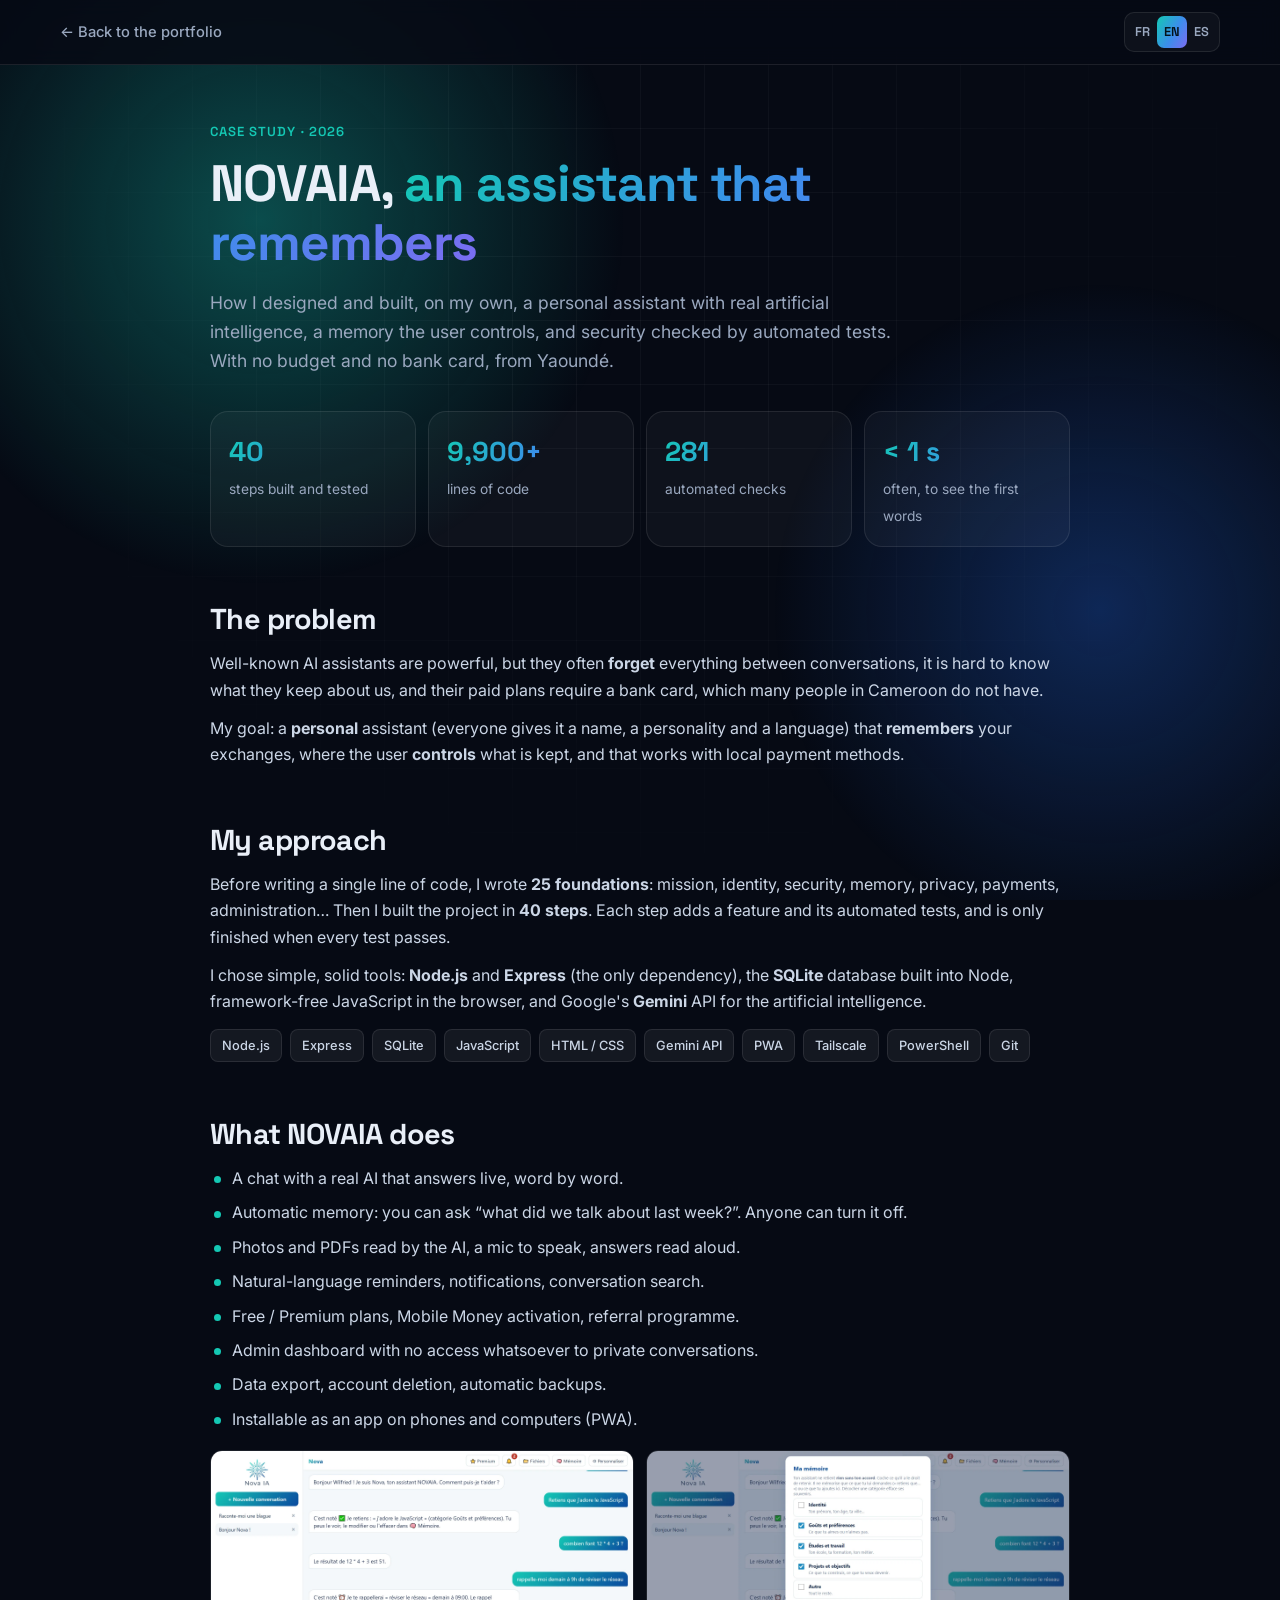
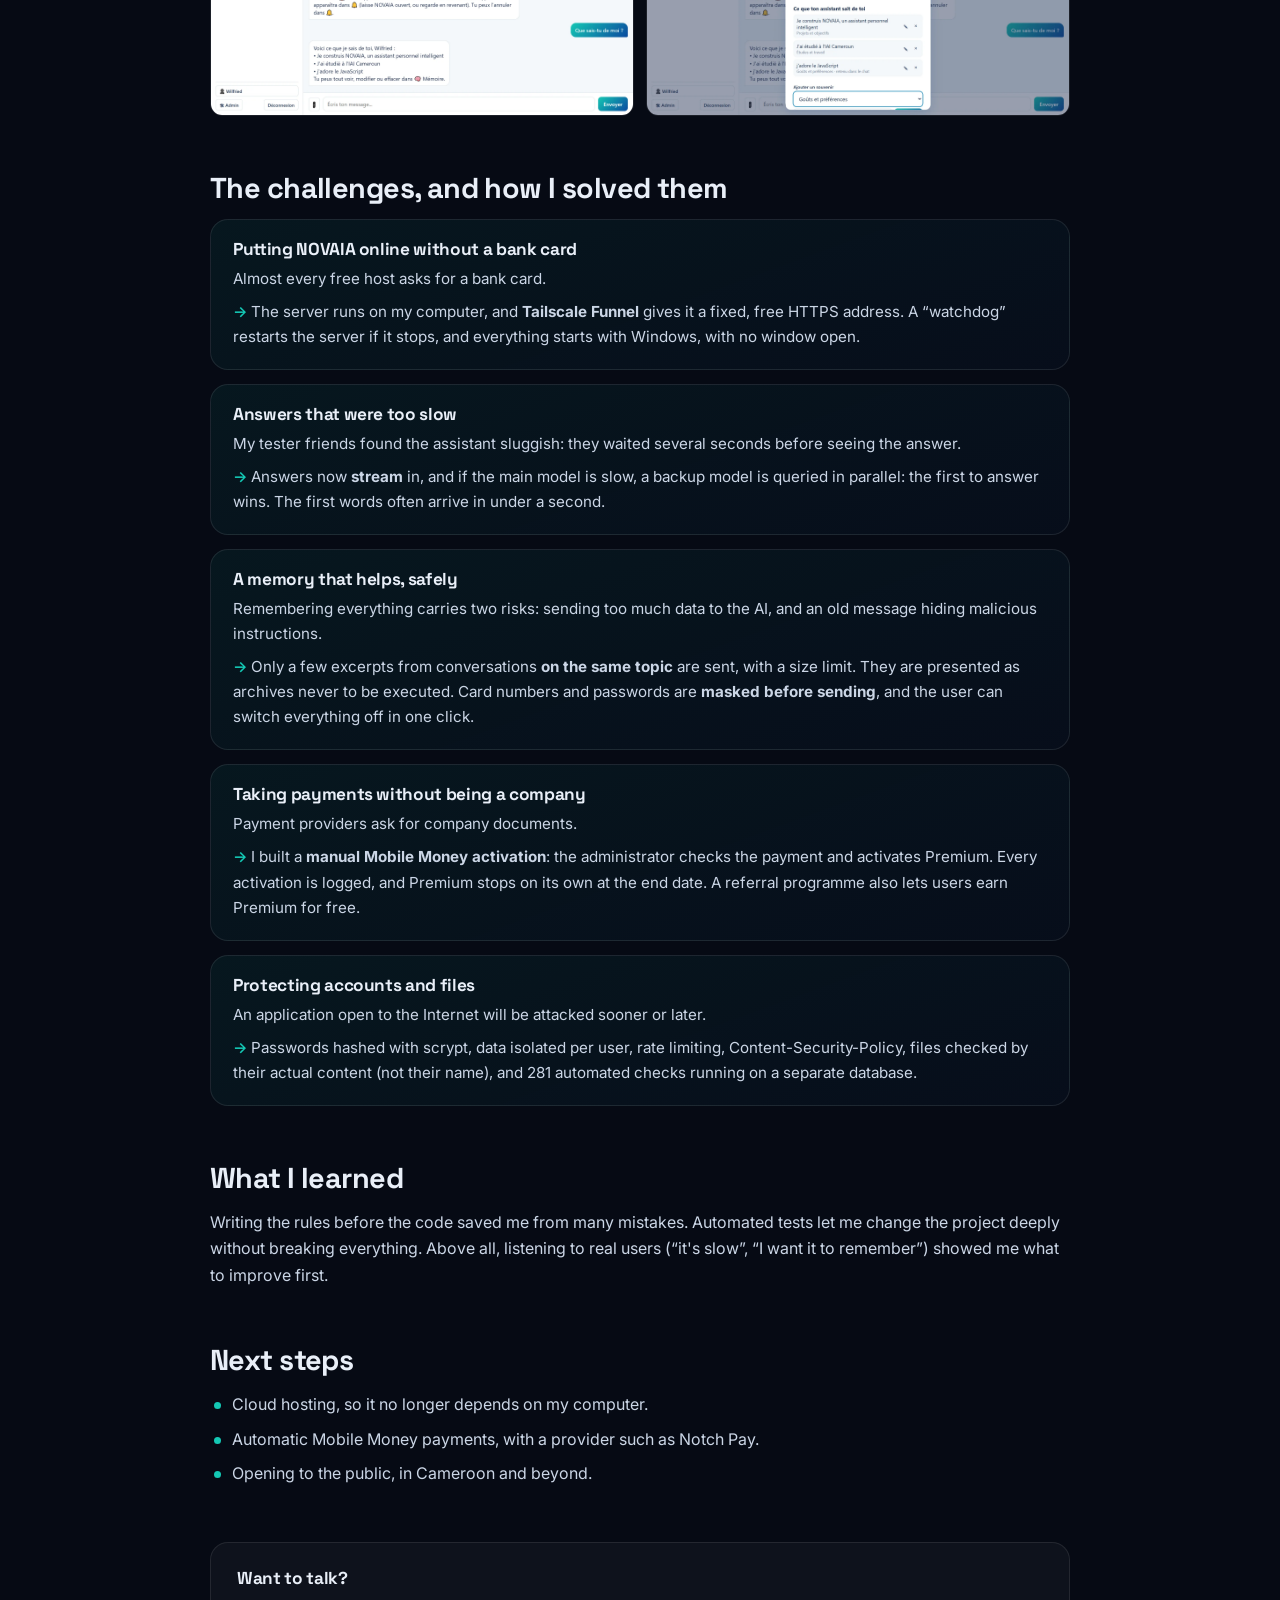
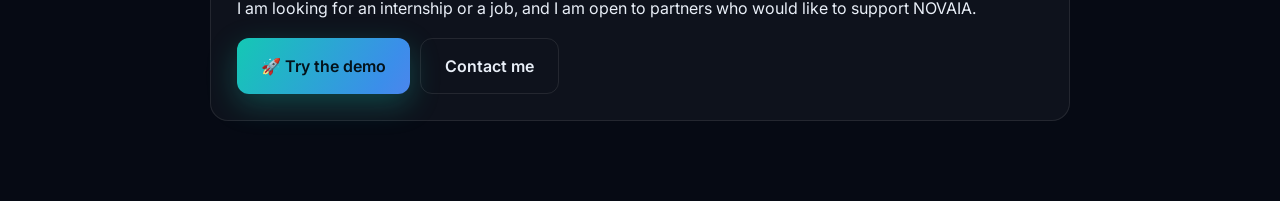
<file: etude-de-cas-novaia.html>
<!DOCTYPE html>
<html lang="fr">
<head>
  <meta charset="UTF-8">
  <meta name="viewport" content="width=device-width, initial-scale=1">
  <title>NOVAIA · Étude de cas · Gérard Wilfried BIHINA</title>
  <meta name="description" content="Étude de cas de NOVAIA, l'assistant personnel intelligent créé par Gérard Wilfried BIHINA (Winix) : le problème, la démarche, les difficultés résolues et les résultats.">
  <meta name="author" content="Gérard Wilfried BIHINA">
  <meta property="og:title" content="NOVAIA · Étude de cas">
  <meta property="og:description" content="Comment j'ai construit un assistant personnel avec une vraie IA, une mémoire contrôlée par l'utilisateur et 281 vérifications automatiques.">
  <meta property="og:image" content="https://prowinix-dev.github.io/images/apercu-partage.jpg">
  <meta property="og:url" content="https://prowinix-dev.github.io/etude-de-cas-novaia.html">
  <meta property="og:type" content="article">
  <meta name="twitter:card" content="summary_large_image">
  <link rel="canonical" href="https://prowinix-dev.github.io/etude-de-cas-novaia.html">
  <meta name="theme-color" content="#060a14">
  <link rel="icon" href="images/favicon.svg" type="image/svg+xml">
  <link rel="preconnect" href="https://fonts.googleapis.com">
  <link rel="preconnect" href="https://fonts.gstatic.com" crossorigin>
  <link href="https://fonts.googleapis.com/css2?family=Inter:wght@400;500;600&family=Space+Grotesk:wght@500;600;700&display=swap" rel="stylesheet">
  <link rel="stylesheet" href="css/style.css">
  <style>
    /* Une seule langue visible à la fois (le français par défaut, même sans JavaScript) */
    [data-l] { display: none; }
    html[lang="fr"] [data-l="fr"], html[lang="en"] [data-l="en"], html[lang="es"] [data-l="es"] { display: block; }
    html[lang="fr"] span[data-l="fr"], html[lang="en"] span[data-l="en"], html[lang="es"] span[data-l="es"] { display: inline; }

    .etude-entete { position: sticky; top: 0; z-index: 10; background: rgba(6, 10, 20, 0.85); backdrop-filter: blur(10px); -webkit-backdrop-filter: blur(10px); border-bottom: 1px solid var(--bord); }
    .etude-entete .nav { display: flex; align-items: center; justify-content: space-between; gap: 12px; height: 64px; }
    .retour { color: var(--texte-doux); font-size: 0.92rem; font-weight: 500; }
    .retour:hover { color: var(--texte); }
    .etude { width: min(860px, 100% - 32px); margin: 0 auto; padding: 56px 0 80px; }
    .etude h1 { font-size: clamp(2.1rem, 5vw, 3.2rem); margin: 6px 0 16px; }
    .etude .chapeau { color: var(--texte-doux); font-size: 1.1rem; max-width: 720px; }
    .etude h2 { font-size: clamp(1.4rem, 3vw, 1.8rem); margin: 56px 0 14px; }
    .etude h3 { font-size: 1.08rem; margin-bottom: 6px; }
    .etude p + p { margin-top: 12px; }
    .etude .texte p, .etude .texte li { color: #cbd6e6; }
    .etude .liste { display: grid; gap: 8px; margin-top: 12px; }
    .etude .liste li { padding-left: 22px; position: relative; }
    .etude .liste li::before { content: ""; position: absolute; left: 4px; top: 0.7em; width: 7px; height: 7px; border-radius: 50%; background: var(--turquoise); }
    .chiffres-etude { display: grid; grid-template-columns: repeat(auto-fit, minmax(150px, 1fr)); gap: 12px; margin-top: 36px; }
    .chiffres-etude div { padding: 18px; border-radius: var(--rayon); background: var(--surface); border: 1px solid var(--bord); }
    .chiffres-etude strong { display: block; font-family: var(--titre); font-size: 1.7rem; background: var(--degrade); -webkit-background-clip: text; background-clip: text; color: transparent; }
    .chiffres-etude span { color: var(--texte-doux); font-size: 0.86rem; }
    .defis { display: grid; gap: 14px; margin-top: 8px; }
    .defi { padding: 20px 22px; border-radius: var(--rayon); background: linear-gradient(160deg, rgba(20, 200, 180, 0.07), rgba(59, 142, 234, 0.03)); border: 1px solid var(--bord); }
    .defi p { font-size: 0.95rem; }
    .defi .solution { margin-top: 8px; }
    .defi .solution::before { content: "→ "; color: var(--turquoise); font-weight: 600; }
    .captures { display: grid; grid-template-columns: repeat(auto-fit, minmax(240px, 1fr)); gap: 12px; margin-top: 18px; }
    .captures img { border-radius: 12px; border: 1px solid var(--bord); width: 100%; height: auto; }
    .etude .puces { margin-top: 14px; }
    .fin-etude { margin-top: 56px; padding: 26px; border-radius: var(--rayon); background: var(--surface); border: 1px solid var(--bord); }
    .fin-etude .boutons-demo { margin-top: 16px; }
    @media (max-width: 520px) { .etude { padding-top: 36px; } .retour .long { display: none; } }
  </style>
</head>
<body>
  <div class="fond" aria-hidden="true">
    <span class="orbe orbe-1"></span>
    <span class="orbe orbe-2"></span>
    <span class="grille"></span>
  </div>

  <header class="etude-entete">
    <nav class="nav conteneur">
      <a class="retour" href="index.html#projets">← <span data-l="fr">Retour <span class="long">au portfolio</span></span><span data-l="en">Back <span class="long">to the portfolio</span></span><span data-l="es">Volver <span class="long">al portafolio</span></span></a>
      <div class="langue" role="group" aria-label="Langue / Language / Idioma">
        <button type="button" data-langue="fr" lang="fr" aria-label="Français" aria-pressed="true">FR</button><button type="button" data-langue="en" lang="en" aria-label="English" aria-pressed="false">EN</button><button type="button" data-langue="es" lang="es" aria-label="Español" aria-pressed="false">ES</button>
      </div>
    </nav>
  </header>

  <main class="etude">
    <!-- ========== FRANÇAIS ========== -->
    <article data-l="fr" lang="fr">
      <p class="sur-titre">Étude de cas · 2026</p>
      <h1>NOVAIA, <span class="degrade">un assistant qui se souvient</span></h1>
      <p class="chapeau">Comment j'ai conçu et construit seul un assistant personnel avec une vraie intelligence artificielle, une mémoire contrôlée par l'utilisateur, et une sécurité vérifiée par des tests automatiques. Sans budget, sans carte bancaire, depuis Yaoundé.</p>

      <div class="chiffres-etude">
        <div><strong>40</strong><span>étapes construites et testées</span></div>
        <div><strong>9 900+</strong><span>lignes de code</span></div>
        <div><strong>281</strong><span>vérifications automatiques</span></div>
        <div><strong>&lt; 1 s</strong><span>souvent, pour voir les premiers mots</span></div>
      </div>

      <div class="texte">
        <h2>Le problème</h2>
        <p>Les assistants d'IA connus sont puissants, mais ils <strong>oublient</strong> souvent tout d'une conversation à l'autre, on ne sait pas vraiment ce qu'ils gardent sur nous, et leurs offres payantes demandent une carte bancaire, que beaucoup de gens n'ont pas au Cameroun.</p>
        <p>Mon objectif : un assistant <strong>personnel</strong> (chacun lui donne un nom, une personnalité, une langue), qui <strong>se souvient</strong> de vos échanges, où l'utilisateur <strong>contrôle</strong> ce qui est gardé, et qui fonctionne avec les moyens de paiement d'ici.</p>

        <h2>Ma démarche</h2>
        <p>Avant d'écrire une ligne de code, j'ai rédigé <strong>25 fondations</strong> : la mission, l'identité, la sécurité, la mémoire, la confidentialité, les paiements, l'administration… Puis j'ai construit le projet en <strong>40 étapes</strong>. Chaque étape ajoute une fonction, ses tests automatiques, et n'est terminée que quand tous les tests passent.</p>
        <p>J'ai choisi des outils simples et solides : <strong>Node.js</strong> et <strong>Express</strong> (la seule dépendance), la base de données <strong>SQLite</strong> intégrée à Node, du JavaScript sans framework côté navigateur, et l'API <strong>Gemini</strong> de Google pour l'intelligence artificielle.</p>
        <ul class="puces"><li>Node.js</li><li>Express</li><li>SQLite</li><li>JavaScript</li><li>HTML / CSS</li><li>Gemini API</li><li>PWA</li><li>Tailscale</li><li>PowerShell</li><li>Git</li></ul>

        <h2>Ce que fait NOVAIA</h2>
        <ul class="liste">
          <li>Un chat avec une vraie IA, qui répond en direct, mot après mot.</li>
          <li>Une mémoire automatique : on peut demander « de quoi avons-nous parlé la semaine passée ? ». Chacun peut la désactiver.</li>
          <li>Photos et PDF lus par l'IA, micro pour parler, réponses lues à voix haute.</li>
          <li>Rappels en langage naturel, notifications, recherche dans les conversations.</li>
          <li>Offres Gratuite / Premium, activation par Mobile Money, parrainage.</li>
          <li>Tableau de bord administrateur, sans aucun accès aux conversations privées.</li>
          <li>Export des données, suppression du compte, sauvegardes automatiques.</li>
          <li>Installable comme une application sur téléphone et ordinateur (PWA).</li>
        </ul>
        <div class="captures">
          <img src="images/novaia-chat.webp" alt="Le chat de NOVAIA" loading="lazy" width="1920" height="1200">
          <img src="images/novaia-memoire.webp" alt="La mémoire personnelle de NOVAIA" loading="lazy" width="1920" height="1200">
        </div>

        <h2>Les difficultés, et comment je les ai résolues</h2>
        <div class="defis">
          <div class="defi">
            <h3>Mettre NOVAIA en ligne sans carte bancaire</h3>
            <p>Les hébergeurs gratuits demandent presque tous une carte bancaire.</p>
            <p class="solution">Le serveur tourne sur mon ordinateur, et <strong>Tailscale Funnel</strong> lui donne une adresse HTTPS fixe et gratuite. Un « gardien » relance le serveur s'il s'arrête, et tout démarre avec Windows, sans fenêtre.</p>
          </div>
          <div class="defi">
            <h3>Des réponses trop lentes</h3>
            <p>Mes amis testeurs trouvaient que l'assistant « ramait » : il fallait attendre plusieurs secondes avant de voir la réponse.</p>
            <p class="solution">La réponse s'affiche maintenant <strong>en continu</strong>, et si le modèle principal tarde, un modèle de secours est interrogé en parallèle : le premier qui répond gagne. Les premiers mots arrivent souvent en moins d'une seconde.</p>
          </div>
          <div class="defi">
            <h3>Une mémoire utile, mais sans danger</h3>
            <p>Se souvenir de tout pose deux risques : envoyer trop de données à l'IA, et qu'un vieux message contienne des consignes piégées.</p>
            <p class="solution">Seuls quelques extraits des conversations <strong>sur le même sujet</strong> sont envoyés, avec une taille limitée. Ils sont présentés comme des archives à ne jamais exécuter. Les numéros de carte et mots de passe sont <strong>masqués avant l'envoi</strong>, et l'utilisateur peut tout couper en un clic.</p>
          </div>
          <div class="defi">
            <h3>Encaisser des paiements sans être une entreprise</h3>
            <p>Les prestataires de paiement demandent des documents d'entreprise.</p>
            <p class="solution">J'ai créé une <strong>activation manuelle par Mobile Money</strong> : l'administrateur vérifie le paiement et active Premium. Chaque activation est notée dans le journal, et Premium s'arrête seul à la date de fin. Un parrainage permet aussi de gagner du Premium gratuitement.</p>
          </div>
          <div class="defi">
            <h3>Protéger les comptes et les fichiers</h3>
            <p>Une application ouverte sur Internet est attaquée tôt ou tard.</p>
            <p class="solution">Mots de passe hachés avec scrypt, données isolées par utilisateur, limiteur de tentatives, Content-Security-Policy, fichiers vérifiés par leur vrai contenu (et pas par leur nom), et 281 vérifications automatiques qui tournent sur une base séparée.</p>
          </div>
        </div>

        <h2>Ce que j'ai appris</h2>
        <p>Écrire les règles avant le code m'a évité beaucoup d'erreurs. Les tests automatiques m'ont permis de changer le projet en profondeur sans tout casser. Et surtout, écouter les vrais utilisateurs (« ça rame », « je veux qu'il se souvienne ») m'a montré quoi améliorer en priorité.</p>

        <h2>Prochaines étapes</h2>
        <ul class="liste">
          <li>Un hébergement dans le cloud, pour ne plus dépendre de mon ordinateur.</li>
          <li>Le paiement Mobile Money automatique, avec un prestataire comme Notch Pay.</li>
          <li>L'ouverture au public, au Cameroun puis au-delà.</li>
        </ul>
      </div>

      <div class="fin-etude">
        <h3>Envie d'en parler ?</h3>
        <p class="texte">Je cherche un stage ou un emploi, et je suis ouvert aux partenaires qui voudraient accompagner NOVAIA.</p>
        <div class="boutons-demo">
          <a class="bouton" href="https://novaia.tail4b27c1.ts.net" target="_blank" rel="noopener">🚀 Essayer la démo</a>
          <a class="bouton bouton-contour" href="index.html#contact">Me contacter</a>
        </div>
      </div>
    </article>

    <!-- ========== ENGLISH ========== -->
    <article data-l="en" lang="en">
      <p class="sur-titre">Case study · 2026</p>
      <h1>NOVAIA, <span class="degrade">an assistant that remembers</span></h1>
      <p class="chapeau">How I designed and built, on my own, a personal assistant with real artificial intelligence, a memory the user controls, and security checked by automated tests. With no budget and no bank card, from Yaoundé.</p>

      <div class="chiffres-etude">
        <div><strong>40</strong><span>steps built and tested</span></div>
        <div><strong>9,900+</strong><span>lines of code</span></div>
        <div><strong>281</strong><span>automated checks</span></div>
        <div><strong>&lt; 1 s</strong><span>often, to see the first words</span></div>
      </div>

      <div class="texte">
        <h2>The problem</h2>
        <p>Well-known AI assistants are powerful, but they often <strong>forget</strong> everything between conversations, it is hard to know what they keep about us, and their paid plans require a bank card, which many people in Cameroon do not have.</p>
        <p>My goal: a <strong>personal</strong> assistant (everyone gives it a name, a personality and a language) that <strong>remembers</strong> your exchanges, where the user <strong>controls</strong> what is kept, and that works with local payment methods.</p>

        <h2>My approach</h2>
        <p>Before writing a single line of code, I wrote <strong>25 foundations</strong>: mission, identity, security, memory, privacy, payments, administration… Then I built the project in <strong>40 steps</strong>. Each step adds a feature and its automated tests, and is only finished when every test passes.</p>
        <p>I chose simple, solid tools: <strong>Node.js</strong> and <strong>Express</strong> (the only dependency), the <strong>SQLite</strong> database built into Node, framework-free JavaScript in the browser, and Google's <strong>Gemini</strong> API for the artificial intelligence.</p>
        <ul class="puces"><li>Node.js</li><li>Express</li><li>SQLite</li><li>JavaScript</li><li>HTML / CSS</li><li>Gemini API</li><li>PWA</li><li>Tailscale</li><li>PowerShell</li><li>Git</li></ul>

        <h2>What NOVAIA does</h2>
        <ul class="liste">
          <li>A chat with a real AI that answers live, word by word.</li>
          <li>Automatic memory: you can ask “what did we talk about last week?”. Anyone can turn it off.</li>
          <li>Photos and PDFs read by the AI, a mic to speak, answers read aloud.</li>
          <li>Natural-language reminders, notifications, conversation search.</li>
          <li>Free / Premium plans, Mobile Money activation, referral programme.</li>
          <li>Admin dashboard with no access whatsoever to private conversations.</li>
          <li>Data export, account deletion, automatic backups.</li>
          <li>Installable as an app on phones and computers (PWA).</li>
        </ul>
        <div class="captures">
          <img src="images/novaia-chat.webp" alt="The NOVAIA chat" loading="lazy" width="1920" height="1200">
          <img src="images/novaia-memoire.webp" alt="NOVAIA's personal memory" loading="lazy" width="1920" height="1200">
        </div>

        <h2>The challenges, and how I solved them</h2>
        <div class="defis">
          <div class="defi">
            <h3>Putting NOVAIA online without a bank card</h3>
            <p>Almost every free host asks for a bank card.</p>
            <p class="solution">The server runs on my computer, and <strong>Tailscale Funnel</strong> gives it a fixed, free HTTPS address. A “watchdog” restarts the server if it stops, and everything starts with Windows, with no window open.</p>
          </div>
          <div class="defi">
            <h3>Answers that were too slow</h3>
            <p>My tester friends found the assistant sluggish: they waited several seconds before seeing the answer.</p>
            <p class="solution">Answers now <strong>stream</strong> in, and if the main model is slow, a backup model is queried in parallel: the first to answer wins. The first words often arrive in under a second.</p>
          </div>
          <div class="defi">
            <h3>A memory that helps, safely</h3>
            <p>Remembering everything carries two risks: sending too much data to the AI, and an old message hiding malicious instructions.</p>
            <p class="solution">Only a few excerpts from conversations <strong>on the same topic</strong> are sent, with a size limit. They are presented as archives never to be executed. Card numbers and passwords are <strong>masked before sending</strong>, and the user can switch everything off in one click.</p>
          </div>
          <div class="defi">
            <h3>Taking payments without being a company</h3>
            <p>Payment providers ask for company documents.</p>
            <p class="solution">I built a <strong>manual Mobile Money activation</strong>: the administrator checks the payment and activates Premium. Every activation is logged, and Premium stops on its own at the end date. A referral programme also lets users earn Premium for free.</p>
          </div>
          <div class="defi">
            <h3>Protecting accounts and files</h3>
            <p>An application open to the Internet will be attacked sooner or later.</p>
            <p class="solution">Passwords hashed with scrypt, data isolated per user, rate limiting, Content-Security-Policy, files checked by their actual content (not their name), and 281 automated checks running on a separate database.</p>
          </div>
        </div>

        <h2>What I learned</h2>
        <p>Writing the rules before the code saved me from many mistakes. Automated tests let me change the project deeply without breaking everything. Above all, listening to real users (“it's slow”, “I want it to remember”) showed me what to improve first.</p>

        <h2>Next steps</h2>
        <ul class="liste">
          <li>Cloud hosting, so it no longer depends on my computer.</li>
          <li>Automatic Mobile Money payments, with a provider such as Notch Pay.</li>
          <li>Opening to the public, in Cameroon and beyond.</li>
        </ul>
      </div>

      <div class="fin-etude">
        <h3>Want to talk?</h3>
        <p class="texte">I am looking for an internship or a job, and I am open to partners who would like to support NOVAIA.</p>
        <div class="boutons-demo">
          <a class="bouton" href="https://novaia.tail4b27c1.ts.net" target="_blank" rel="noopener">🚀 Try the demo</a>
          <a class="bouton bouton-contour" href="index.html?lang=en#contact">Contact me</a>
        </div>
      </div>
    </article>

    <!-- ========== ESPAÑOL ========== -->
    <article data-l="es" lang="es">
      <p class="sur-titre">Caso de estudio · 2026</p>
      <h1>NOVAIA, <span class="degrade">un asistente que recuerda</span></h1>
      <p class="chapeau">Cómo diseñé y construí, solo, un asistente personal con inteligencia artificial real, una memoria controlada por el usuario y una seguridad verificada por pruebas automáticas. Sin presupuesto ni tarjeta bancaria, desde Yaundé.</p>

      <div class="chiffres-etude">
        <div><strong>40</strong><span>etapas construidas y probadas</span></div>
        <div><strong>9 900+</strong><span>líneas de código</span></div>
        <div><strong>281</strong><span>verificaciones automáticas</span></div>
        <div><strong>&lt; 1 s</strong><span>a menudo, para ver las primeras palabras</span></div>
      </div>

      <div class="texte">
        <h2>El problema</h2>
        <p>Los asistentes de IA conocidos son potentes, pero a menudo <strong>olvidan</strong> todo de una conversación a otra, no se sabe bien qué guardan sobre nosotros, y sus planes de pago exigen una tarjeta bancaria, que mucha gente en Camerún no tiene.</p>
        <p>Mi objetivo: un asistente <strong>personal</strong> (cada uno le da un nombre, una personalidad y un idioma), que <strong>recuerda</strong> vuestras conversaciones, donde el usuario <strong>controla</strong> lo que se guarda, y que funciona con los medios de pago locales.</p>

        <h2>Mi método</h2>
        <p>Antes de escribir una sola línea de código, redacté <strong>25 fundamentos</strong>: misión, identidad, seguridad, memoria, privacidad, pagos, administración… Después construí el proyecto en <strong>40 etapas</strong>. Cada etapa añade una función y sus pruebas automáticas, y solo termina cuando todas las pruebas pasan.</p>
        <p>Elegí herramientas sencillas y sólidas: <strong>Node.js</strong> y <strong>Express</strong> (la única dependencia), la base de datos <strong>SQLite</strong> integrada en Node, JavaScript sin framework en el navegador, y la API <strong>Gemini</strong> de Google para la inteligencia artificial.</p>
        <ul class="puces"><li>Node.js</li><li>Express</li><li>SQLite</li><li>JavaScript</li><li>HTML / CSS</li><li>Gemini API</li><li>PWA</li><li>Tailscale</li><li>PowerShell</li><li>Git</li></ul>

        <h2>Lo que hace NOVAIA</h2>
        <ul class="liste">
          <li>Un chat con una IA real, que responde en directo, palabra por palabra.</li>
          <li>Una memoria automática: se puede preguntar «¿de qué hablamos la semana pasada?». Cada uno puede desactivarla.</li>
          <li>Fotos y PDF leídos por la IA, micrófono para hablar, respuestas leídas en voz alta.</li>
          <li>Recordatorios en lenguaje natural, notificaciones, búsqueda en las conversaciones.</li>
          <li>Planes Gratuito / Premium, activación por Mobile Money, programa de invitación.</li>
          <li>Panel de administración sin ningún acceso a las conversaciones privadas.</li>
          <li>Exportación de datos, eliminación de la cuenta, copias de seguridad automáticas.</li>
          <li>Instalable como aplicación en móvil y ordenador (PWA).</li>
        </ul>
        <div class="captures">
          <img src="images/novaia-chat.webp" alt="El chat de NOVAIA" loading="lazy" width="1920" height="1200">
          <img src="images/novaia-memoire.webp" alt="La memoria personal de NOVAIA" loading="lazy" width="1920" height="1200">
        </div>

        <h2>Las dificultades, y cómo las resolví</h2>
        <div class="defis">
          <div class="defi">
            <h3>Publicar NOVAIA sin tarjeta bancaria</h3>
            <p>Casi todos los alojamientos gratuitos piden una tarjeta bancaria.</p>
            <p class="solution">El servidor funciona en mi ordenador, y <strong>Tailscale Funnel</strong> le da una dirección HTTPS fija y gratuita. Un «guardián» reinicia el servidor si se detiene, y todo arranca con Windows, sin ventanas.</p>
          </div>
          <div class="defi">
            <h3>Respuestas demasiado lentas</h3>
            <p>Mis amigos que lo probaban decían que el asistente iba lento: esperaban varios segundos antes de ver la respuesta.</p>
            <p class="solution">Ahora la respuesta se muestra <strong>en continuo</strong>, y si el modelo principal tarda, se consulta en paralelo un modelo de reserva: gana el primero que responde. Las primeras palabras suelen llegar en menos de un segundo.</p>
          </div>
          <div class="defi">
            <h3>Una memoria útil, pero segura</h3>
            <p>Recordarlo todo tiene dos riesgos: enviar demasiados datos a la IA, y que un mensaje antiguo esconda instrucciones maliciosas.</p>
            <p class="solution">Solo se envían algunos extractos de las conversaciones <strong>sobre el mismo tema</strong>, con un tamaño limitado. Se presentan como archivos que nunca deben ejecutarse. Los números de tarjeta y las contraseñas se <strong>ocultan antes del envío</strong>, y el usuario puede desactivarlo todo con un clic.</p>
          </div>
          <div class="defi">
            <h3>Cobrar sin ser una empresa</h3>
            <p>Los proveedores de pago exigen documentos de empresa.</p>
            <p class="solution">Creé una <strong>activación manual por Mobile Money</strong>: el administrador verifica el pago y activa Premium. Cada activación queda registrada, y Premium se detiene solo en la fecha de fin. Un programa de invitación también permite ganar Premium gratis.</p>
          </div>
          <div class="defi">
            <h3>Proteger las cuentas y los archivos</h3>
            <p>Una aplicación abierta a Internet será atacada tarde o temprano.</p>
            <p class="solution">Contraseñas cifradas con scrypt, datos aislados por usuario, limitador de intentos, Content-Security-Policy, archivos verificados por su contenido real (y no por su nombre), y 281 verificaciones automáticas sobre una base de datos separada.</p>
          </div>
        </div>

        <h2>Lo que aprendí</h2>
        <p>Escribir las reglas antes del código me evitó muchos errores. Las pruebas automáticas me permitieron cambiar el proyecto a fondo sin romperlo todo. Y sobre todo, escuchar a los usuarios reales («va lento», «quiero que recuerde») me mostró qué mejorar primero.</p>

        <h2>Próximos pasos</h2>
        <ul class="liste">
          <li>Un alojamiento en la nube, para no depender de mi ordenador.</li>
          <li>El pago automático por Mobile Money, con un proveedor como Notch Pay.</li>
          <li>La apertura al público, en Camerún y más allá.</li>
        </ul>
      </div>

      <div class="fin-etude">
        <h3>¿Hablamos?</h3>
        <p class="texte">Busco prácticas o un empleo, y estoy abierto a socios que quieran acompañar a NOVAIA.</p>
        <div class="boutons-demo">
          <a class="bouton" href="https://novaia.tail4b27c1.ts.net" target="_blank" rel="noopener">🚀 Probar la demo</a>
          <a class="bouton bouton-contour" href="index.html?lang=es#contact">Contáctame</a>
        </div>
      </div>
    </article>
  </main>

  <script>
    // Choix de la langue : le même que sur le portfolio (mémorisé dans ce navigateur)
    (function () {
      var LANGUES = ['fr', 'en', 'es'];
      var TITRES = {
        fr: 'NOVAIA · Étude de cas · Gérard Wilfried BIHINA',
        en: 'NOVAIA · Case study · Gérard Wilfried BIHINA',
        es: 'NOVAIA · Caso de estudio · Gérard Wilfried BIHINA'
      };
      var boutons = document.querySelectorAll('.langue [data-langue]');
      function appliquer(langue) {
        document.documentElement.lang = langue;
        document.title = TITRES[langue];
        for (var i = 0; i < boutons.length; i++) boutons[i].setAttribute('aria-pressed', String(boutons[i].getAttribute('data-langue') === langue));
        try { localStorage.setItem('langue', langue); } catch (e) {}
      }
      var depart = new URLSearchParams(location.search).get('lang');
      if (LANGUES.indexOf(depart) < 0) { try { depart = localStorage.getItem('langue'); } catch (e) {} }
      if (LANGUES.indexOf(depart) < 0) { depart = (navigator.language || 'fr').toLowerCase().slice(0, 2); }
      appliquer(LANGUES.indexOf(depart) < 0 ? 'fr' : depart);
      for (var i = 0; i < boutons.length; i++) {
        boutons[i].addEventListener('click', function () { appliquer(this.getAttribute('data-langue')); });
      }
    })();
  </script>
</body>
</html>
</file>
<file: css/style.css>
/* ==========================================================
   Portfolio de Gérard Wilfried BIHINA (Winix)
   Thème sombre, couleurs turquoise et bleu (celles de NOVAIA)
   ========================================================== */

:root {
  --fond: #060a14;
  --fond-2: #0a1222;
  --surface: rgba(255, 255, 255, 0.035);
  --surface-forte: rgba(255, 255, 255, 0.06);
  --bord: rgba(255, 255, 255, 0.09);
  --texte: #e9eff8;
  --texte-doux: #9aa8bf;
  --turquoise: #14c8b4;
  --bleu: #3b8eea;
  --bleu-fonce: #1f5fd1;
  --degrade: linear-gradient(120deg, #14c8b4 0%, #3b8eea 55%, #7c6cf2 100%);
  --ombre: 0 20px 60px rgba(0, 0, 0, 0.45);
  --rayon: 18px;
  --titre: "Space Grotesk", system-ui, sans-serif;
  --corps: "Inter", system-ui, -apple-system, "Segoe UI", sans-serif;
}

*, *::before, *::after { box-sizing: border-box; }
html { scroll-behavior: smooth; scroll-padding-top: 80px; }
body {
  margin: 0;
  font-family: var(--corps);
  font-size: 16px;
  line-height: 1.65;
  color: var(--texte);
  background: var(--fond);
  overflow-x: hidden;
  -webkit-font-smoothing: antialiased;
}
img { max-width: 100%; display: block; }
a { color: inherit; text-decoration: none; }
h1, h2, h3 { font-family: var(--titre); line-height: 1.15; margin: 0; letter-spacing: -0.02em; }
p { margin: 0; }
ul, ol { margin: 0; padding: 0; list-style: none; }
button { font: inherit; color: inherit; cursor: pointer; }
:focus-visible { outline: 2px solid var(--turquoise); outline-offset: 3px; border-radius: 6px; }
::selection { background: rgba(20, 200, 180, 0.35); }

.conteneur { width: min(1160px, 100% - 40px); margin-inline: auto; }
.degrade { background: var(--degrade); -webkit-background-clip: text; background-clip: text; color: transparent; }
.lien-evitement { position: absolute; left: -999px; top: 10px; z-index: 100; background: var(--turquoise); color: #000; padding: 8px 14px; border-radius: 8px; }
.lien-evitement:focus { left: 10px; }

/* ---------- Fond animé ---------- */
.fond { position: fixed; inset: 0; z-index: -2; overflow: hidden; pointer-events: none; }
/* Des dégradés plutôt qu'un flou (filter: blur) : même effet, mais Safari sur iPhone ne sature plus */
.orbe { position: absolute; border-radius: 50%; opacity: 0.35; animation: flotte 22s ease-in-out infinite alternate; }
.orbe-1 { width: 760px; height: 760px; background: radial-gradient(circle, #14c8b4 0%, rgba(20, 200, 180, 0) 68%); top: -160px; left: -120px; }
.orbe-2 { width: 680px; height: 680px; background: radial-gradient(circle, #1f5fd1 0%, rgba(31, 95, 209, 0) 68%); top: 30%; right: -160px; animation-delay: -7s; }
.orbe-3 { width: 580px; height: 580px; background: radial-gradient(circle, #7c6cf2 0%, rgba(124, 108, 242, 0) 68%); bottom: -140px; left: 30%; opacity: 0.22; animation-delay: -14s; }
.grille {
  position: absolute; inset: 0;
  background-image: linear-gradient(rgba(255,255,255,0.035) 1px, transparent 1px), linear-gradient(90deg, rgba(255,255,255,0.035) 1px, transparent 1px);
  background-size: 64px 64px;
  -webkit-mask-image: radial-gradient(ellipse at 50% 30%, #000 20%, transparent 75%);
  mask-image: radial-gradient(ellipse at 50% 30%, #000 20%, transparent 75%);
}
@keyframes flotte {
  from { transform: translate(0, 0) scale(1); }
  to { transform: translate(80px, 60px) scale(1.15); }
}
.halo-souris {
  position: fixed; z-index: -1; width: 520px; height: 520px; border-radius: 50%; pointer-events: none;
  background: radial-gradient(circle, rgba(20, 200, 180, 0.09), transparent 60%);
  transform: translate(-50%, -50%); left: -600px; top: -600px; transition: opacity 0.3s;
}
.progression { position: fixed; top: 0; left: 0; height: 3px; width: 0; z-index: 60; background: var(--degrade); }

/* ---------- Navigation ---------- */
.entete { position: fixed; top: 0; left: 0; right: 0; z-index: 50; transition: background 0.3s, border-color 0.3s; border-bottom: 1px solid transparent; }
.entete.defile { background: rgba(6, 10, 20, 0.72); -webkit-backdrop-filter: blur(14px); backdrop-filter: blur(14px); border-bottom-color: var(--bord); }
.nav { display: flex; align-items: center; justify-content: space-between; height: 72px; }
.logo { display: flex; align-items: center; gap: 10px; font-family: var(--titre); font-weight: 700; font-size: 1.25rem; }
.logo-marque {
  display: grid; place-items: center; width: 38px; height: 38px; border-radius: 11px;
  background: var(--degrade); color: #04121a; font-size: 1.1rem; box-shadow: 0 6px 20px rgba(20, 200, 180, 0.35);
}
.logo .point { color: var(--turquoise); }
.nav-droite { display: flex; align-items: center; gap: 10px; }
.menu { display: flex; align-items: center; gap: 6px; }
/* Choix de la langue FR / EN / ES : la langue active est en couleur */
.langue {
  display: flex; padding: 3px; border-radius: 10px; border: 1px solid var(--bord); background: var(--surface);
  font-family: var(--titre); font-weight: 600; font-size: 0.8rem;
}
.langue button {
  padding: 5px 7px; border: 0; border-radius: 7px; background: none; color: var(--texte-doux); font: inherit; cursor: pointer;
  transition: background 0.25s, color 0.25s;
}
.langue button:hover { color: var(--texte); }
.langue button[aria-pressed="true"] { background: var(--degrade); color: #04121a; }
.langue:hover { border-color: rgba(20, 200, 180, 0.5); }
.boutons-demo { display: flex; flex-wrap: wrap; gap: 10px; }
.menu a:not(.bouton) { padding: 8px 14px; border-radius: 10px; color: var(--texte-doux); font-size: 0.95rem; font-weight: 500; transition: color 0.2s, background 0.2s; }
.menu a:not(.bouton):hover, .menu a.actif { color: var(--texte); background: var(--surface-forte); }
.burger { display: none; background: none; border: 0; width: 44px; height: 44px; padding: 10px; }
.burger span { display: block; height: 2px; background: var(--texte); border-radius: 2px; margin: 5px 0; transition: transform 0.3s, opacity 0.3s; }
.burger[aria-expanded="true"] span:nth-child(1) { transform: translateY(7px) rotate(45deg); }
.burger[aria-expanded="true"] span:nth-child(2) { opacity: 0; }
.burger[aria-expanded="true"] span:nth-child(3) { transform: translateY(-7px) rotate(-45deg); }

/* ---------- Boutons ---------- */
.bouton {
  display: inline-flex; align-items: center; gap: 8px; padding: 14px 24px; border-radius: 12px; border: 0;
  background: var(--degrade); background-size: 160% 100%; color: #04121a; font-weight: 600;
  box-shadow: 0 10px 30px rgba(20, 200, 180, 0.28); transition: transform 0.25s, box-shadow 0.25s, background-position 0.5s;
}
.bouton:hover { transform: translateY(-2px); box-shadow: 0 14px 40px rgba(59, 142, 234, 0.4); background-position: 100% 0; }
.bouton-petit { padding: 9px 18px; font-size: 0.92rem; }
.bouton-contour { background: transparent; color: var(--texte); border: 1px solid var(--bord); box-shadow: none; }
.bouton-contour:hover { border-color: var(--turquoise); background: rgba(20, 200, 180, 0.08); box-shadow: none; }

/* ---------- Accueil ---------- */
.hero {
  min-height: 100vh; min-height: 100svh; display: grid; grid-template-columns: 1.15fr 0.85fr; align-items: center;
  gap: 48px; padding-top: 110px; padding-bottom: 80px; position: relative;
}
.badge-dispo {
  display: inline-flex; align-items: center; gap: 10px; padding: 7px 14px; border-radius: 999px;
  background: rgba(20, 200, 180, 0.08); border: 1px solid rgba(20, 200, 180, 0.3); color: #7ff0e2; font-size: 0.87rem; font-weight: 500;
}
.pastille { width: 8px; height: 8px; border-radius: 50%; background: #2ee6a6; box-shadow: 0 0 0 0 rgba(46, 230, 166, 0.7); animation: pulse 2s infinite; }
@keyframes pulse { 70% { box-shadow: 0 0 0 10px rgba(46, 230, 166, 0); } 100% { box-shadow: 0 0 0 0 rgba(46, 230, 166, 0); } }
.hero-bonjour { margin-top: 26px; color: var(--texte-doux); font-size: 1.1rem; }
.hero-nom { font-size: clamp(2.6rem, 6.2vw, 4.6rem); font-weight: 700; margin-top: 6px; }
.hero-role { margin-top: 18px; font-family: "Space Grotesk", monospace; font-size: clamp(1.1rem, 2.2vw, 1.45rem); color: var(--texte); min-height: 2em; }
.chevron { color: var(--turquoise); }
.curseur { color: var(--turquoise); animation: clignote 1s steps(1) infinite; }
@keyframes clignote { 50% { opacity: 0; } }
.hero-phrase { margin-top: 18px; max-width: 560px; color: var(--texte-doux); font-size: 1.06rem; }
.hero-phrase strong { color: var(--texte); }
.hero-actions { display: flex; flex-wrap: wrap; gap: 14px; margin-top: 32px; }
.hero-infos { display: flex; flex-wrap: wrap; gap: 10px 26px; margin-top: 30px; color: var(--texte-doux); font-size: 0.93rem; }

.hero-visuel { position: relative; justify-self: center; width: min(400px, 100%); }
.cadre-photo { position: relative; aspect-ratio: 1; border-radius: 50%; padding: 6px; }
.anneau {
  position: absolute; inset: -4px; border-radius: 50%;
  background: conic-gradient(from 0deg, #14c8b4, #3b8eea, #7c6cf2, transparent 70%, #14c8b4);
  animation: tourne 6s linear infinite; filter: drop-shadow(0 0 22px rgba(20, 200, 180, 0.45));
}
.cadre-photo::after { content: ""; position: absolute; inset: 2px; border-radius: 50%; background: var(--fond); z-index: 0; }
.photo { position: relative; z-index: 1; width: 100%; height: 100%; object-fit: cover; object-position: 50% 40%; border-radius: 50%; }
@keyframes tourne { to { transform: rotate(360deg); } }
.etiquette-flottante {
  position: absolute; z-index: 2; display: inline-flex; align-items: center; gap: 6px; padding: 8px 14px; border-radius: 12px;
  background: rgba(10, 18, 34, 0.85); border: 1px solid var(--bord); -webkit-backdrop-filter: blur(10px); backdrop-filter: blur(10px);
  font-size: 0.85rem; font-weight: 600; box-shadow: var(--ombre); animation: monte 5s ease-in-out infinite;
  white-space: nowrap;
}
.etiquette-flottante span { color: var(--turquoise); }
.e1 { top: 6%; left: -8%; }
.e2 { top: 18%; right: -12%; animation-delay: -1.2s; }
.e3 { bottom: 16%; left: -12%; animation-delay: -2.4s; }
.e4 { bottom: 2%; right: -4%; animation-delay: -3.6s; }
@keyframes monte { 50% { transform: translateY(-12px); } }

.defiler { position: absolute; bottom: 26px; left: 50%; transform: translateX(-50%); width: 26px; height: 42px; border: 2px solid var(--bord); border-radius: 14px; }
.defiler span { position: absolute; top: 8px; left: 50%; width: 4px; height: 8px; margin-left: -2px; border-radius: 2px; background: var(--turquoise); animation: roulette 1.8s infinite; }
@keyframes roulette { 0% { opacity: 1; transform: translateY(0); } 100% { opacity: 0; transform: translateY(14px); } }

/* ---------- Chiffres ---------- */
.chiffres {
  display: grid; grid-template-columns: repeat(4, 1fr); gap: 1px; border-radius: var(--rayon); overflow: hidden;
  background: var(--bord); border: 1px solid var(--bord);
}
.chiffre { background: var(--fond-2); padding: 30px 24px; text-align: center; }
.chiffre strong { display: block; font-family: var(--titre); font-size: clamp(2rem, 4vw, 2.8rem); background: var(--degrade); -webkit-background-clip: text; background-clip: text; color: transparent; }
.chiffre span { color: var(--texte-doux); font-size: 0.92rem; }

/* ---------- Sections ---------- */
.section { padding: 120px 0 0; }
.titre-section { max-width: 760px; margin-bottom: 52px; }
.sur-titre { font-family: var(--titre); color: var(--turquoise); font-weight: 600; letter-spacing: 0.08em; text-transform: uppercase; font-size: 0.82rem; margin-bottom: 12px; }
.titre-section h2, .contact h2 { font-size: clamp(2rem, 4.2vw, 3rem); }
.slogan { margin-top: 14px; color: var(--texte-doux); font-style: italic; }

/* ---------- À propos ---------- */
.apropos { display: grid; grid-template-columns: 1.2fr 1fr; gap: 48px; align-items: start; }
.apropos-texte { display: flex; flex-direction: column; gap: 18px; color: var(--texte-doux); font-size: 1.05rem; }
.apropos-texte strong { color: var(--texte); }
.valeurs { display: flex; flex-direction: column; gap: 14px; }
.valeur { display: flex; gap: 16px; padding: 20px; border-radius: var(--rayon); background: var(--surface); border: 1px solid var(--bord); transition: border-color 0.3s, transform 0.3s; }
.valeur:hover { border-color: rgba(20, 200, 180, 0.4); transform: translateX(6px); }
.valeur-icone { font-size: 1.6rem; line-height: 1; }
.valeur h3 { font-size: 1.1rem; margin-bottom: 4px; }
.valeur p { color: var(--texte-doux); font-size: 0.95rem; }

/* ---------- Compétences ---------- */
.grille-competences { display: grid; grid-template-columns: repeat(4, 1fr); gap: 18px; }
.carte-comp {
  position: relative; padding: 28px 24px; border-radius: var(--rayon); background: var(--surface); border: 1px solid var(--bord);
  transition: border-color 0.3s, box-shadow 0.3s; transform-style: preserve-3d; overflow: hidden;
}
.carte-comp::before {
  content: ""; position: absolute; inset: 0; border-radius: inherit; opacity: 0; transition: opacity 0.3s;
  background: radial-gradient(400px circle at var(--x, 50%) var(--y, 0%), rgba(20, 200, 180, 0.12), transparent 45%);
}
.carte-comp:hover { border-color: rgba(20, 200, 180, 0.4); box-shadow: var(--ombre); }
.carte-comp:hover::before { opacity: 1; }
.carte-comp-icone { width: 52px; height: 52px; border-radius: 14px; display: grid; place-items: center; background: rgba(20, 200, 180, 0.1); border: 1px solid rgba(20, 200, 180, 0.25); margin-bottom: 20px; }
.carte-comp-icone svg { width: 26px; height: 26px; fill: none; stroke: var(--turquoise); stroke-width: 1.8; stroke-linecap: round; stroke-linejoin: round; }
.carte-comp h3 { font-size: 1.2rem; margin-bottom: 8px; }
.carte-comp > p { color: var(--texte-doux); font-size: 0.94rem; margin-bottom: 18px; }
.puces { display: flex; flex-wrap: wrap; gap: 8px; }
.demande-demo { margin: 0 0 22px; display: flex; flex-wrap: wrap; align-items: center; gap: 10px 16px; }
.demande-demo p { color: var(--texte-doux); font-size: 0.88rem; flex: 1 1 220px; }
.demande-demo p a { color: var(--turquoise); text-decoration: underline; }
.puces li { padding: 5px 11px; border-radius: 8px; font-size: 0.8rem; font-weight: 500; background: var(--surface-forte); border: 1px solid var(--bord); color: #cbd6e6; }

/* ---------- Projet NOVAIA ---------- */
.projet { display: grid; grid-template-columns: 1.25fr 1fr; gap: 44px; align-items: start; }
.ecran { border-radius: 16px; overflow: hidden; border: 1px solid var(--bord); background: #0d1526; box-shadow: var(--ombre), 0 0 80px rgba(20, 200, 180, 0.12); }
.ecran-barre { display: flex; align-items: center; gap: 7px; padding: 11px 14px; background: #0f1a2e; border-bottom: 1px solid var(--bord); }
.ecran-barre span { width: 11px; height: 11px; border-radius: 50%; background: #ff5f57; }
.ecran-barre span:nth-child(2) { background: #febc2e; }
.ecran-barre span:nth-child(3) { background: #28c840; }
.ecran-barre em { margin-left: 10px; font-style: normal; font-size: 0.78rem; color: var(--texte-doux); }
.ecran-image { display: block; width: 100%; padding: 0; border: 0; background: none; cursor: zoom-in; }
.ecran-image img { width: 100%; height: auto; aspect-ratio: 16 / 10; object-fit: cover; object-position: top; transition: opacity 0.25s; }
.ecran-image img.change { opacity: 0; }
.vignettes { display: grid; grid-template-columns: repeat(5, 1fr); gap: 10px; margin-top: 14px; }
.video-demo { margin-top: 26px; }
.video-titre { display: flex; align-items: center; gap: 10px; margin-bottom: 12px; font-weight: 600; }
.video-pastille { display: grid; place-items: center; width: 30px; height: 30px; border-radius: 50%; background: linear-gradient(135deg, var(--turquoise), var(--bleu)); color: #fff; font-size: 0.75rem; }
.video-demo video { display: block; width: 100%; height: auto; aspect-ratio: 16 / 9; background: #070c18; }
.video-sharingan { max-width: 900px; margin: 56px auto 0; }
.video-sharingan .video-pastille { background: linear-gradient(135deg, #ff4d4d, #b3122a); }
.vignette { padding: 0; border: 1px solid var(--bord); border-radius: 10px; overflow: hidden; background: var(--surface); transition: border-color 0.2s, transform 0.2s; }
.vignette img { aspect-ratio: 16 / 10; object-fit: cover; object-position: top; opacity: 0.55; transition: opacity 0.2s; }
.vignette span { display: block; padding: 5px 4px; font-size: 0.74rem; color: var(--texte-doux); }
.vignette:hover { transform: translateY(-2px); }
.vignette:hover img, .vignette.active img { opacity: 1; }
.vignette.active { border-color: var(--turquoise); }
.vignette.active span { color: var(--texte); }
.projet-texte > p { color: var(--texte-doux); font-size: 1.04rem; }
.projet-texte > p strong { color: var(--texte); }
.fonctions { display: grid; gap: 10px; margin: 24px 0; }
.fonctions li { display: flex; gap: 12px; align-items: flex-start; font-size: 0.95rem; color: #cbd6e6; }
.fonctions li > span:first-child { flex-shrink: 0; width: 24px; text-align: center; } /* seulement l'icône */
.securite { margin-top: 64px; }
.securite h4 { font-family: var(--titre); font-size: 1.3rem; margin: 0 0 20px; }
.grille-securite { display: grid; grid-template-columns: repeat(4, 1fr); gap: 16px; }
.carte-sec { padding: 22px; border-radius: var(--rayon); background: linear-gradient(160deg, rgba(20, 200, 180, 0.08), rgba(59, 142, 234, 0.04)); border: 1px solid var(--bord); }
.carte-sec strong { display: block; font-family: var(--titre); font-size: 1.05rem; margin-bottom: 6px; }
.carte-sec p { color: var(--texte-doux); font-size: 0.9rem; }
.note-code { margin-top: 22px; color: var(--texte-doux); font-size: 0.9rem; font-style: italic; }
.partenariat {
  margin-top: 40px; padding: 28px 30px; border-radius: 20px; display: flex; align-items: center; justify-content: space-between; gap: 24px 40px; flex-wrap: wrap;
  background: linear-gradient(120deg, rgba(20, 200, 180, 0.09), rgba(59, 142, 234, 0.06) 60%, transparent); border: 1px solid rgba(20, 200, 180, 0.3);
}
.partenariat-texte { flex: 1 1 520px; }
.partenariat .sur-titre { margin-bottom: 8px; }
.partenariat h4 { font-family: var(--titre); font-size: 1.35rem; margin-bottom: 10px; }
.partenariat-texte > p { color: var(--texte-doux); margin-bottom: 16px; max-width: 720px; }
.partenariat-texte strong { color: var(--texte); }
.partenariat .bouton { flex-shrink: 0; }

/* ---------- Blocs de projets ---------- */
.bloc-projet + .bloc-projet { margin-top: 110px; padding-top: 80px; border-top: 1px solid var(--bord); }
.entete-projet { margin-bottom: 36px; max-width: 820px; }
.type-projet { display: inline-block; padding: 5px 12px; border-radius: 999px; border: 1px solid var(--bord); background: var(--surface); color: var(--texte-doux); font-size: 0.82rem; font-weight: 500; }
.nom-projet { font-size: clamp(1.6rem, 3.2vw, 2.3rem); margin-top: 14px; }
.degrade-rouge { background: linear-gradient(120deg, #ff4d4d, #c1121f); -webkit-background-clip: text; background-clip: text; color: transparent; }
.encart { margin: 0 0 22px; padding: 14px 16px; border-radius: 12px; border: 1px solid rgba(124, 108, 242, 0.35); background: rgba(124, 108, 242, 0.08); color: #cbd6e6; font-size: 0.93rem; }
.encart strong { color: var(--texte); }

/* Sharingan : capture dans un cadre de téléphone + preuves */
.projet-inverse { grid-template-columns: 1fr 1fr; }
.visuels-reseau { display: grid; grid-template-columns: 0.9fr 1fr; gap: 18px; align-items: start; }
.zoom { display: block; width: 100%; padding: 0; border: 0; background: none; cursor: zoom-in; border-radius: 12px; overflow: hidden; }
.zoom img { width: 100%; height: 100%; object-fit: cover; transition: transform 0.5s; }
.zoom:hover img { transform: scale(1.04); }
.telephone {
  border-radius: 34px; padding: 10px; background: #0f1a2e; border: 1px solid var(--bord);
  box-shadow: var(--ombre), 0 0 70px rgba(193, 18, 31, 0.22); aspect-ratio: 591 / 1080;
}
.telephone img { border-radius: 24px; object-position: top; }
.preuves { display: grid; gap: 14px; }
.preuves figure { margin: 0; }
.preuves .zoom { aspect-ratio: 16 / 10; border: 1px solid var(--bord); }
.preuves figcaption, .grille-coulisses figcaption { margin-top: 6px; font-size: 0.8rem; color: var(--texte-doux); }
.forfaits { display: grid; grid-template-columns: repeat(4, 1fr); gap: 10px; margin: 0 0 22px; }
.forfaits div { padding: 12px; border-radius: 12px; background: var(--surface); border: 1px solid var(--bord); }
.forfaits strong { display: block; font-family: var(--titre); font-size: 1.25rem; color: #ff6b6b; }
.forfaits span { font-size: 0.74rem; color: var(--texte-doux); line-height: 1.35; display: block; }

/* En coulisses */
.coulisses { margin-top: 64px; }
.coulisses-titre { font-size: 1.3rem; margin-bottom: 18px; }
.grille-coulisses { display: grid; grid-template-columns: repeat(3, 1fr); gap: 16px; }
.grille-coulisses figure { margin: 0; }
.grille-coulisses .zoom { aspect-ratio: 4 / 5; border: 1px solid var(--bord); }

/* ---------- Services ---------- */
.grille-services { display: grid; grid-template-columns: repeat(4, 1fr); gap: 18px; }
.service { position: relative; padding: 28px 24px; border-radius: var(--rayon); border: 1px solid var(--bord); background: var(--surface); overflow: hidden; transition: transform 0.3s, border-color 0.3s; }
.service::after { content: ""; position: absolute; left: 0; bottom: 0; height: 3px; width: 0; background: var(--degrade); transition: width 0.4s; }
.service:hover { transform: translateY(-6px); border-color: rgba(59, 142, 234, 0.4); }
.service:hover::after { width: 100%; }
.numero { font-family: var(--titre); font-size: 2.2rem; font-weight: 700; color: rgba(255, 255, 255, 0.08); }
.service h3 { font-size: 1.15rem; margin: 10px 0 8px; }
.service p { color: var(--texte-doux); font-size: 0.93rem; }

/* ---------- Parcours ---------- */
.frise { position: relative; display: grid; gap: 22px; padding-left: 34px; }
.frise::before { content: ""; position: absolute; left: 9px; top: 6px; bottom: 6px; width: 2px; background: linear-gradient(var(--turquoise), var(--bleu), #7c6cf2); border-radius: 2px; }
.etape { position: relative; padding: 22px 24px; border-radius: var(--rayon); background: var(--surface); border: 1px solid var(--bord); max-width: 760px; transition: border-color 0.3s; }
.etape:hover { border-color: rgba(20, 200, 180, 0.4); }
.etape-point { position: absolute; left: -32px; top: 28px; width: 16px; height: 16px; border-radius: 50%; background: var(--fond); border: 3px solid var(--turquoise); box-shadow: 0 0 14px rgba(20, 200, 180, 0.6); }
.etape-type { color: var(--turquoise); font-size: 0.8rem; font-weight: 600; letter-spacing: 0.05em; text-transform: uppercase; }
.etape h3 { font-size: 1.2rem; margin: 6px 0; }
.etape p:last-child { color: var(--texte-doux); font-size: 0.95rem; }
.etape-projet { background: linear-gradient(160deg, rgba(20, 200, 180, 0.1), rgba(124, 108, 242, 0.06)); }
.etape-projet .etape-point { border-color: #7c6cf2; box-shadow: 0 0 14px rgba(124, 108, 242, 0.7); }
.etape-reseau { background: linear-gradient(160deg, rgba(255, 77, 77, 0.08), rgba(59, 142, 234, 0.04)); }
.etape-reseau .etape-point { border-color: #ff4d4d; box-shadow: 0 0 14px rgba(255, 77, 77, 0.6); }

/* ---------- Contact ---------- */
.contact {
  position: relative; text-align: center; padding: 64px 32px; border-radius: 28px; overflow: hidden;
  background: radial-gradient(ellipse at top, rgba(20, 200, 180, 0.14), transparent 60%), var(--fond-2); border: 1px solid var(--bord);
}
.contact-intro { margin: 14px auto 36px; color: var(--texte-doux); max-width: 520px; font-size: 1.05rem; }
.contact-cartes { display: grid; grid-template-columns: repeat(2, 1fr); gap: 16px; text-align: left; }
.contact-carte {
  display: flex; align-items: center; gap: 14px; padding: 20px; border-radius: 16px; background: var(--surface); border: 1px solid var(--bord);
  min-width: 0; transition: border-color 0.3s, transform 0.3s;
}
.contact-carte > div { min-width: 0; flex: 1; }
.contact-carte:hover { border-color: rgba(20, 200, 180, 0.45); transform: translateY(-3px); }
.contact-icone { flex-shrink: 0; width: 46px; height: 46px; border-radius: 12px; display: grid; place-items: center; background: rgba(20, 200, 180, 0.1); font-size: 1.3rem; }
.contact-icone svg { width: 24px; height: 24px; fill: #25d366; }
.contact-linkedin .contact-icone svg { fill: #0a66c2; }
.contact-label { font-size: 0.8rem; color: var(--texte-doux); }
.contact-valeur { display: block; font-weight: 600; overflow-wrap: anywhere; }
a.contact-valeur:hover { color: var(--turquoise); }
.copier { flex-shrink: 0; padding: 7px 12px; border-radius: 9px; border: 1px solid var(--bord); background: var(--surface-forte); font-size: 0.8rem; transition: border-color 0.2s; }
.copier:hover { border-color: var(--turquoise); }
.fleche { color: var(--turquoise); font-size: 1.2rem; }

/* ---------- Pied de page ---------- */
.pied { display: flex; flex-wrap: wrap; justify-content: space-between; gap: 10px; padding: 56px 0 36px; margin-top: 100px; border-top: 1px solid var(--bord); color: var(--texte-doux); font-size: 0.9rem; }
.pied-liens { display: flex; gap: 22px; }
.haut:hover { color: var(--turquoise); }

/* ---------- Visionneuse et toast ---------- */
.visionneuse { width: min(1200px, 94vw); padding: 0; border: 1px solid var(--bord); border-radius: 14px; background: #0d1526; overflow: hidden; }
.visionneuse::backdrop { background: rgba(3, 6, 12, 0.85); -webkit-backdrop-filter: blur(6px); backdrop-filter: blur(6px); }
.visionneuse img { width: 100%; height: auto; }
.visionneuse-fermer { position: absolute; top: 10px; right: 10px; width: 40px; height: 40px; border-radius: 50%; border: 1px solid var(--bord); background: rgba(6, 10, 20, 0.85); font-size: 1.4rem; line-height: 1; }
.toast {
  position: fixed; left: 50%; bottom: 28px; transform: translate(-50%, 30px); opacity: 0; pointer-events: none; z-index: 80;
  padding: 12px 20px; border-radius: 12px; background: var(--texte); color: var(--fond); font-weight: 600; transition: transform 0.3s, opacity 0.3s;
}
.toast.visible { transform: translate(-50%, 0); opacity: 1; }

/* ---------- Apparitions au défilement ---------- */
.apparait { opacity: 0; transform: translateY(24px); animation: arrive 0.8s cubic-bezier(0.2, 0.7, 0.2, 1) forwards; }
.hero-texte .apparait:nth-child(2) { animation-delay: 0.1s; }
.hero-texte .apparait:nth-child(3) { animation-delay: 0.2s; }
.hero-texte .apparait:nth-child(4) { animation-delay: 0.3s; }
.hero-texte .apparait:nth-child(5) { animation-delay: 0.4s; }
.hero-texte .apparait:nth-child(6) { animation-delay: 0.5s; }
.hero-texte .apparait:nth-child(7) { animation-delay: 0.6s; }
.hero-visuel.apparait { animation-delay: 0.3s; }
@keyframes arrive { to { opacity: 1; transform: none; } }
/* Caché seulement si le JavaScript marche (classe js) : sinon le texte reste visible */
.js .revele { opacity: 0; transform: translateY(32px); transition: opacity 0.8s cubic-bezier(0.2, 0.7, 0.2, 1), transform 0.8s cubic-bezier(0.2, 0.7, 0.2, 1); transition-delay: var(--delai, 0s); }
.js .revele.vu { opacity: 1; transform: none; }

/* ---------- Tablette ---------- */
@media (max-width: 1000px) {
  .projet-inverse { grid-template-columns: 1fr; }
  .visuels-reseau { order: -1; }
  .grille-competences, .grille-services, .grille-securite { grid-template-columns: repeat(2, 1fr); }
  .projet { grid-template-columns: 1fr; }
  .contact-cartes { grid-template-columns: 1fr; }
  .chiffres { grid-template-columns: repeat(2, 1fr); }
}

/* ---------- Téléphone ---------- */
@media (max-width: 800px) {
  .conteneur { width: calc(100% - 32px); }
  .burger { display: block; }
  .menu {
    position: fixed; inset: 72px 0 auto 0; flex-direction: column; align-items: stretch; gap: 4px; padding: 16px;
    background: rgba(6, 10, 20, 0.96); -webkit-backdrop-filter: blur(14px); backdrop-filter: blur(14px); border-bottom: 1px solid var(--bord);
    transform: translateY(-120%); transition: transform 0.35s; visibility: hidden;
  }
  .menu.ouvert { transform: none; visibility: visible; }
  .menu a { padding: 14px !important; }
  .menu .bouton { justify-content: center; margin-top: 6px; }
  .hero { grid-template-columns: 1fr; text-align: left; gap: 56px; padding-top: 104px; overflow-x: clip; } /* l'anneau qui tourne ne fait pas glisser la page */
  .hero-visuel { order: -1; width: min(300px, 78%); }
  .e1 { left: -14%; } .e2 { right: -16%; } .e3 { left: -16%; } .e4 { right: -10%; }
  .defiler { display: none; }
  .apropos { grid-template-columns: 1fr; gap: 32px; }
  .section { padding-top: 90px; }
  .contact { padding: 44px 18px; }
  .partenariat { padding: 22px 18px; }
  .partenariat .bouton { width: 100%; justify-content: center; }
}
@media (max-width: 520px) {
  .grille-coulisses { grid-template-columns: 1fr 1fr; }
  .grille-coulisses figure:last-child { grid-column: 1 / -1; }
  .grille-coulisses figure:last-child .zoom { aspect-ratio: 16 / 10; }
  .forfaits { grid-template-columns: 1fr 1fr; }
  .visuels-reseau { grid-template-columns: 1fr; }
  .telephone { width: min(260px, 80%); margin-inline: auto; }
  .preuves { grid-template-columns: repeat(3, 1fr); gap: 8px; }
  .preuves .zoom { aspect-ratio: 1; }
  .preuves figcaption { font-size: 0.7rem; }
  .grille-competences, .grille-services, .grille-securite { grid-template-columns: 1fr; }
  .vignettes { grid-template-columns: repeat(5, 1fr); gap: 6px; }
  .vignette span { font-size: 0.66rem; }
  .etiquette-flottante { font-size: 0.74rem; padding: 6px 10px; }
  .hero-actions .bouton { flex: 1 1 100%; justify-content: center; }
  .chiffre { padding: 22px 12px; }
  .contact-carte { padding: 16px; }
}

/* ---------- Moins d'animations si l'utilisateur le demande ---------- */
@media (prefers-reduced-motion: reduce) {
  *, *::before, *::after { animation-duration: 0.01ms !important; animation-iteration-count: 1 !important; transition-duration: 0.01ms !important; }
  html { scroll-behavior: auto; }
  .revele, .apparait { opacity: 1; transform: none; }
}
</file>
